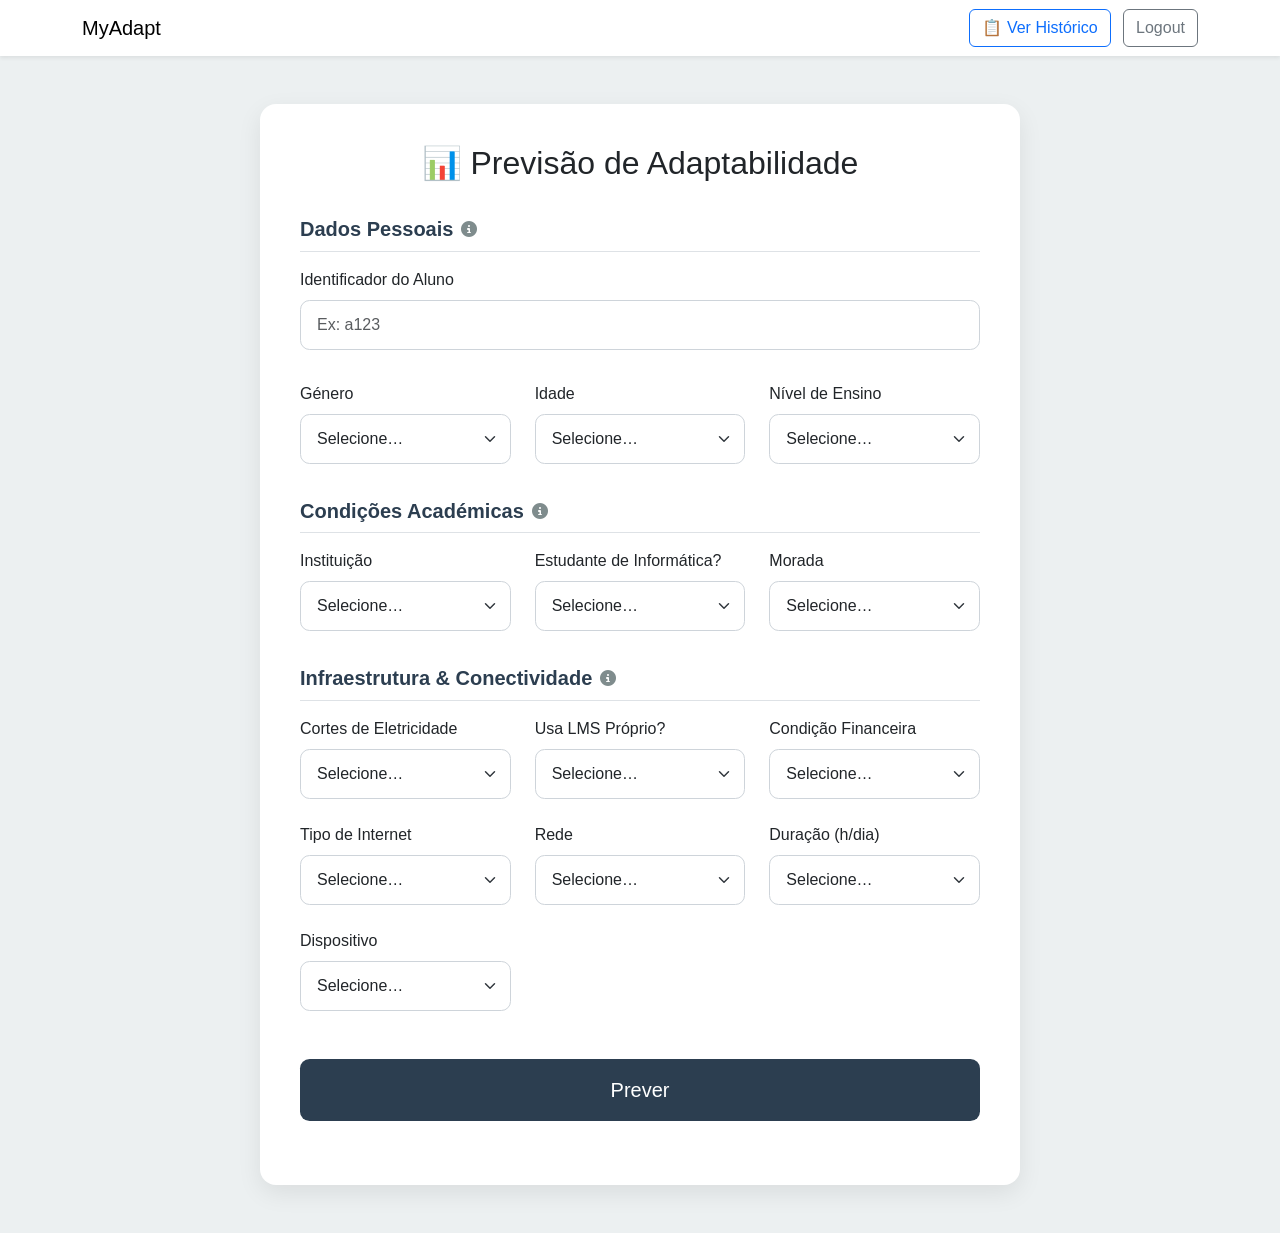
<file: PrevisãoAdaptabilidade/Front-End/index.html>
<!DOCTYPE html>
<html lang="pt">
<head>
  <meta charset="UTF-8">
  <meta name="viewport" content="width=device-width, initial-scale=1">
  <title>Previsão de Adaptabilidade</title>

  <!-- Bootstrap 5 + Font Awesome -->
  <link href="https://cdn.jsdelivr.net/npm/bootstrap@5.3.0/dist/css/bootstrap.min.css" rel="stylesheet">
  <link href="https://cdnjs.cloudflare.com/ajax/libs/font-awesome/6.4.0/css/all.min.css" rel="stylesheet">

<style>
:root {
  --bs-primary:   #2c3e50;
  --bs-secondary: #7f8c8d;
  --bs-light:     #ecf0f1;
  --bs-accent:    #3498db;
}

body {
  background: var(--bs-light);
  font-family: "Segoe UI", sans-serif;
}

.card-form {
  max-width: 760px;
  margin: 3rem auto;
  padding: 2.5rem;
  border-radius: 1rem;
  background: #fff;
  box-shadow: 0 0.5rem 1.5rem rgba(0, 0, 0, 0.08);
  animation: fadeInCard 0.4s ease-out;
}

@keyframes fadeInCard {
  from { opacity: 0; transform: scale(0.97); }
  to { opacity: 1; transform: scale(1); }
}

.section-title {
  font-size: 1.25rem;
  font-weight: 600;
  margin-top: 2rem;
  margin-bottom: 1rem;
  color: var(--bs-primary);
  display: flex;
  align-items: center;
  border-bottom: 1px solid #dee2e6;
  padding-bottom: 0.4rem;
}

.section-title i {
  margin-left: 0.5rem;
  color: var(--bs-secondary);
  cursor: help;
  font-size: 1rem;
}

label {
  font-weight: 500;
  margin-bottom: 0.5rem;
}

.form-select-lg,
.form-control-lg {
  padding: 0.75rem 1rem;
  font-size: 1rem;
  border-radius: 0.6rem;
  border: 1px solid #ced4da;
  transition: border-color 0.2s, box-shadow 0.2s;
}

.form-select-lg:focus,
.form-control-lg:focus {
  border-color: var(--bs-accent);
  box-shadow: 0 0 0 0.2rem rgba(52, 152, 219, 0.25);
}

.btn-prever {
  width: 100%;
  padding: 1rem;
  font-size: 1.25rem;
  border-radius: 0.6rem;
  background: var(--bs-primary);
  border: none;
  transition: background 0.3s ease;
}

.btn-prever:hover {
  background: #1a252f;
}

#resultado .card {
  animation: fadeIn 0.4s ease-out;
}

@keyframes fadeIn {
  from { opacity: 0; transform: translateY(1rem); }
  to   { opacity: 1; transform: translateY(0); }
}
.spaced-bottom {
  margin-bottom: 2rem;
}
</style>
</head>
<body>
  <nav class="navbar navbar-light bg-white shadow-sm">
    <div class="container d-flex justify-content-between align-items-center">
      <a class="navbar-brand" href="index.html">MyAdapt</a>
      <div>
        <a href="history.html" class="btn btn-outline-primary me-2">📋 Ver Histórico</a>
        <button id="btn-logout" class="btn btn-outline-secondary">Logout</button>
      </div>
    </div>
  </nav>
  <div class="card-form">
    <h2 class="text-center mb-4">📊 Previsão de Adaptabilidade</h2>
    <form id="predictForm">
      <!-- Dados Pessoais -->
      <div class="section-title">
        Dados Pessoais
        <i class="fa fa-info-circle" data-bs-toggle="tooltip"
           title="Dados de género e idade para perfil demográfico"></i>
      </div>
      <div class="col spaced-bottom">
        <label for="studentId" class="form-label">Identificador do Aluno</label>
        <input type="text" id="studentId" class="form-control form-control-lg" placeholder="Ex: a123" />
      </div>
      <div class="row row-cols-1 row-cols-md-2 row-cols-lg-3 g-4">
        <div class="col">
          <label for="Gender" class="form-label">Género</label>
          <select id="Gender" class="form-select form-select-lg">
            <option value="" disabled selected>Selecione…</option>
            <option value="Boy">Masculino</option>
            <option value="Girl">Feminino</option>
          </select>
        </div>
        <div class="col">
          <label for="Age" class="form-label">Idade</label>
          <select id="Age" class="form-select form-select-lg">
            <option value="" disabled selected>Selecione…</option>
            <option value="3">1–5 anos</option>
            <option value="8">6–10 anos</option>
            <option value="13">11–15 anos</option>
            <option value="18">16–20 anos</option>
            <option value="23">21–25 anos</option>
            <option value="28">≥26 anos</option>
          </select>
        </div>
        <div class="col">
          <label for="Education_Level" class="form-label">Nível de Ensino</label>
          <select id="Education_Level" class="form-select form-select-lg">
            <option value="" disabled selected>Selecione…</option>
            <option value="1">Básico</option>
            <option value="2">Secundário</option>
            <option value="3">Superior</option>
          </select>
        </div>
      </div>
      <!-- Condições Académicas -->
      <div class="section-title">
        Condições Académicas
        <i class="fa fa-info-circle" data-bs-toggle="tooltip"
           title="Tipo de instituição e formação"></i>
      </div>
      <div class="row row-cols-1 row-cols-md-2 row-cols-lg-3 g-4">
        <div class="col">
          <label for="Institution_Type" class="form-label">Instituição</label>
          <select id="Institution_Type" class="form-select form-select-lg">
            <option value="" disabled selected>Selecione…</option>
            <option value="0">Pública</option>
            <option value="1">Privada</option>
          </select>
        </div>
        <div class="col">
          <label for="IT_Student" class="form-label">Estudante de Informática?</label>
          <select id="IT_Student" class="form-select form-select-lg">
            <option value="" disabled selected>Selecione…</option>
            <option value="0">Não</option>
            <option value="1">Sim</option>
          </select>
        </div>
        <div class="col">
          <label for="Location" class="form-label">Morada</label>
          <select id="Location" class="form-select form-select-lg">
            <option value="" disabled selected>Selecione…</option>
            <option value="0">Rural</option>
            <option value="1">Urbana</option>
          </select>
        </div>
      </div>
      <!-- Infraestrutura & Conectividade -->
      <div class="section-title">
        Infraestrutura & Conectividade
        <i class="fa fa-info-circle" data-bs-toggle="tooltip"
           title="Energia, internet e dispositivos"></i>
      </div>
      <div class="row row-cols-1 row-cols-md-2 row-cols-lg-3 g-4">
        <div class="col">
          <label for="Load_shedding" class="form-label">Cortes de Eletricidade</label>
          <select id="Load_shedding" class="form-select form-select-lg">
            <option value="" disabled selected>Selecione…</option>
            <option value="0">Baixa tendência</option>
            <option value="1">Alta tendência</option>
          </select>
        </div>
        <div class="col">
          <label for="Self_Lms" class="form-label">Usa LMS Próprio?</label>
          <select id="Self_Lms" class="form-select form-select-lg">
            <option value="" disabled selected>Selecione…</option>
            <option value="0">Não</option>
            <option value="1">Sim</option>
          </select>
        </div>
        <div class="col">
          <label for="Financial_Condition" class="form-label">Condição Financeira</label>
          <select id="Financial_Condition" class="form-select form-select-lg">
            <option value="" disabled selected>Selecione…</option>
            <option value="1">Baixa</option>
            <option value="2">Média</option>
            <option value="3">Alta</option>
          </select>
        </div>
        <div class="col">
          <label for="Internet_Type" class="form-label">Tipo de Internet</label>
          <select id="Internet_Type" class="form-select form-select-lg">
            <option value="" disabled selected>Selecione…</option>
            <option value="0">Wi-Fi</option>
            <option value="1">Dados móveis</option>
          </select>
        </div>
        <div class="col">
          <label for="Network_Type" class="form-label">Rede</label>
          <select id="Network_Type" class="form-select form-select-lg">
            <option value="" disabled selected>Selecione…</option>
            <option value="0">2G</option>
            <option value="1">3G</option>
            <option value="2">4G</option>
          </select>
        </div>
        <div class="col">
          <label for="Class_Duration" class="form-label">Duração (h/dia)</label>
          <select id="Class_Duration" class="form-select form-select-lg">
            <option value="" disabled selected>Selecione…</option>
            <option value="0">0h</option>
            <option value="1">1h</option>
            <option value="2">2-3h</option>
            <option value="4">≥4h</option>
          </select>
        </div>
        <div class="col">
          <label for="Device" class="form-label">Dispositivo</label>
          <select id="Device" class="form-select form-select-lg">
            <option value="" disabled selected>Selecione…</option>
            <option value="1">Telemóvel</option>
            <option value="2">Tablet</option>
            <option value="3">Computador</option>
          </select>
        </div>
      </div>

      <!-- Botão Prever -->
      <div class="d-grid mt-5">
        <button type="button" id="btn" class="btn btn-primary btn-lg btn-prever">
          <span id="btn-text">Prever</span>
          <span id="btn-spinner" class="spinner-border spinner-border-sm ms-2 d-none"></span>
        </button>
      </div>
    </form>

    <!-- Resultado -->
    <div id="resultado" class="mt-4"></div>
  </div>

  <!-- Bootstrap JS -->
  <script src="https://cdn.jsdelivr.net/npm/@popperjs/core@2.11.8/dist/umd/popper.min.js"></script>
  <script src="https://cdn.jsdelivr.net/npm/bootstrap@5.3.0/dist/js/bootstrap.min.js"></script>

  <script>
    // Tooltips
    var tooltipTriggerList = [].slice.call(
      document.querySelectorAll('[data-bs-toggle="tooltip"]')
    );
    tooltipTriggerList.map(el => new bootstrap.Tooltip(el));

    // Função de predição via fetch
    async function onPreverClick() {
      const btn        = document.getElementById("btn");
      const btnText    = document.getElementById("btn-text");
      const btnSpinner = document.getElementById("btn-spinner");
      const resultado  = document.getElementById("resultado");

      const identificador = document.getElementById("studentId").value.trim();
        if (!identificador) {
          alert("Por favor, insira o identificador do aluno.");
          return;
        }
        
      const vals = {
        ID: identificador,
        Gender:              document.getElementById("Gender").value,
        Age:                 +document.getElementById("Age").value,
        "Education.Level":     document.getElementById("Education_Level").value,
        "Institution.Type":    document.getElementById("Institution_Type").value,
        "IT.Student":          document.getElementById("IT_Student").value,
        Location:            document.getElementById("Location").value,
        Load_shedding:       document.getElementById("Load_shedding").value,
        "Self.Lms":            document.getElementById("Self_Lms").value,
        "Financial.Condition": document.getElementById("Financial_Condition").value,
        "Internet.Type":       document.getElementById("Internet_Type").value,
        "Network.Type":        document.getElementById("Network_Type").value,
        "Class.Duration":      document.getElementById("Class_Duration").value,
        Device:              document.getElementById("Device").value
      };

      // Verificar se todos os campos estão preenchidos
      for (const [key, value] of Object.entries(vals)) {
        if (value === "" || value === undefined || value === null || Number.isNaN(value)) {
          alert("Por favor preencha todos os campos antes de submeter.");
          btn.disabled = false;
          btnText.textContent = "Prever";
          btnSpinner.classList.add("d-none");
          return;
        }
      }

      // Feedback visual
      btn.disabled = true;
      btnText.textContent = "A processar…";
      btnSpinner.classList.remove("d-none");
      resultado.innerHTML = "";

      try {
        const response = await fetch("http://localhost:8000/predict", {
          method: "POST",
          headers: { "Content-Type": "application/json" },
          body: JSON.stringify(vals)
        });

        if (!response.ok) throw new Error("Falha na resposta do servidor");

        const data = await response.json();
        console.log("Resposta do backend:", data);  // <- AQUI! Para veres o JSON completo recebido
        const pred = data.predito;
        console.log("Valor predito:", pred);       // <- Para veres o valor exato de predito

        const nivel = pred.toString().trim() === "1" ? "Baixo" : "Moderado-Alto";

        const explicacao = nivel === "Baixo"
          ? "O modelo prevê um baixo nível de adaptabilidade ao ensino remoto."
          : "O modelo prevê um nível de adaptabilidade moderado a alto ao ensino remoto.";

        resultado.innerHTML = `
        <div class="card border-${nivel === "Baixo" ? "danger" : "success"}">
          <div class="card-header bg-${nivel === "Baixo" ? "danger" : "success"} text-white">Resultado da Previsão</div>
          <div class="card-body">
            <p class="card-text"><strong>Nível de adaptabilidade previsto:</strong></p>
            <h3 class="card-title">${nivel}</h3>
            <p class="mt-3">${explicacao}</p>
          </div>
        </div>`;

        // Guardar no histórico local
        const historico = JSON.parse(localStorage.getItem("historicoPrevisoes") || "[]");
        historico.push({
          ID: vals.ID,
          Gender: vals.Gender,
          Age: vals.Age,
          "Education.Level": vals["Education.Level"],
          "Institution.Type": vals["Institution.Type"],
          "IT.Student": vals["IT.Student"],
          Location: vals.Location,
          Load_shedding: vals.Load_shedding,
          "Financial.Condition": vals["Financial.Condition"],
          "Internet.Type": vals["Internet.Type"],
          "Network.Type": vals["Network.Type"],
          "Class.Duration": vals["Class.Duration"],
          "Self.Lms": vals["Self.Lms"],
          Device: vals.Device,
          Prediction: pred,
          Time: new Date().toLocaleString()
        });
        localStorage.setItem("historicoPrevisoes", JSON.stringify(historico));

    } catch (e) {
      resultado.innerHTML = `<div class="alert alert-danger">Erro: ${e.message}</div>`;
    } finally {
      btn.disabled = false;
      btnText.textContent = "Prever";
      btnSpinner.classList.add("d-none");
    }
  }
    document.getElementById("btn").addEventListener("click", onPreverClick);
    document.getElementById("btn-logout").addEventListener("click", function () {
      if (confirm("Tens a certeza que desejas terminar a sessão?")) {
        localStorage.clear(); // ou remove apenas o necessário
        window.location.href = "login.html";
      }
    });
  </script>
</body>
</html>
</file>
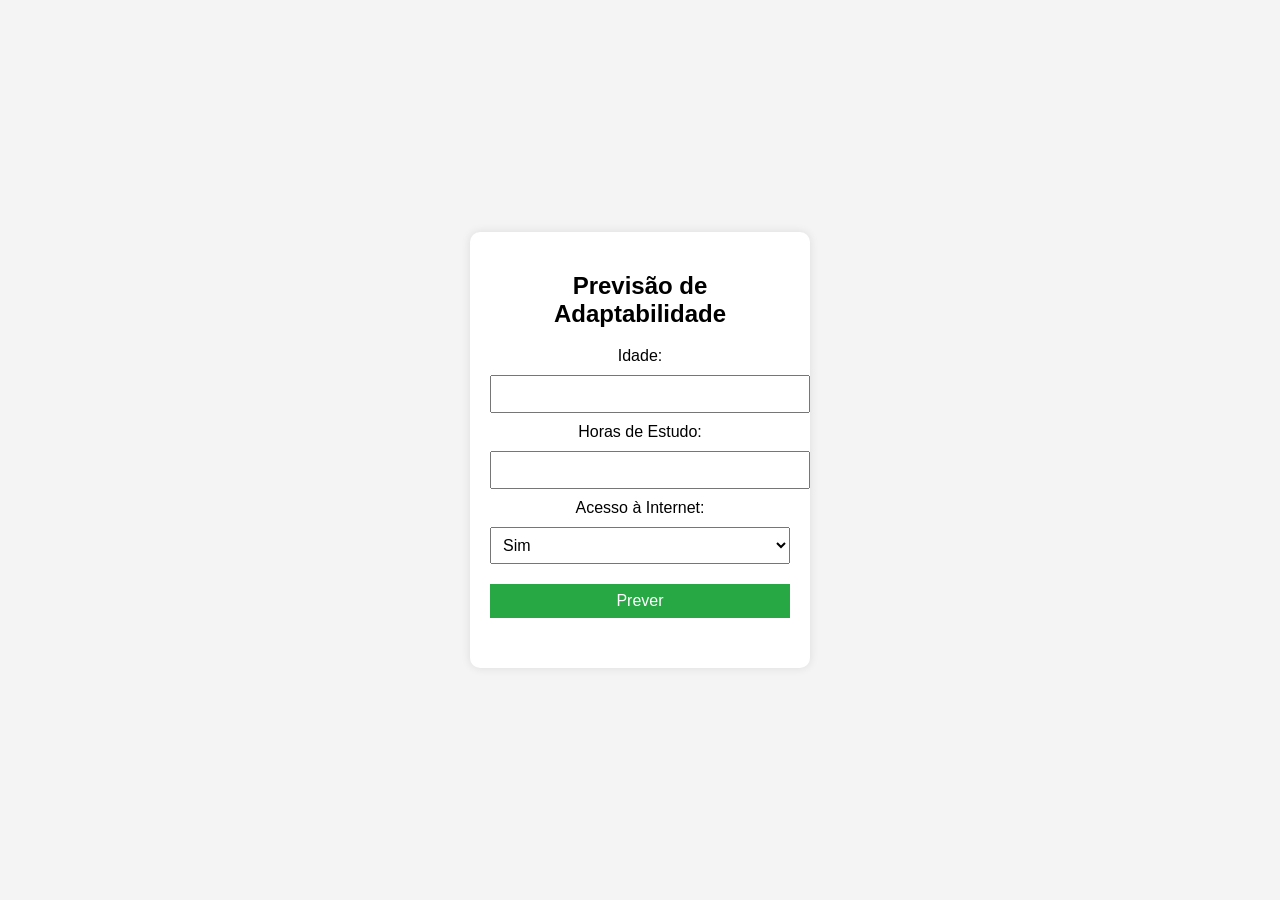
<file: interface projetoo/indexProjeto.html>
<!DOCTYPE html>
<html lang="pt">
<head>
    <meta charset="UTF-8">
    <meta name="viewport" content="width=device-width, initial-scale=1.0">
    <title>Previsão de Adaptabilidade</title>
    <link rel="stylesheet" href="stylesProjeto.css">
</head>
<body>
    <div class="container">
        <h2>Previsão de Adaptabilidade</h2>
        <form id="prediction-form">
            <label for="age">Idade:</label>
            <input type="number" id="age" required>

            <label for="study-time">Horas de Estudo:</label>
            <input type="number" id="study-time" required>

            <label for="internet">Acesso à Internet:</label>
            <select id="internet">
                <option value="1">Sim</option>
                <option value="0">Não</option>
            </select>

            <button type="submit">Prever</button>
        </form>

        <div id="result"></div>
    </div>

    <script src="scriptProjeto.js"></script>
</body>
</html>
</file>
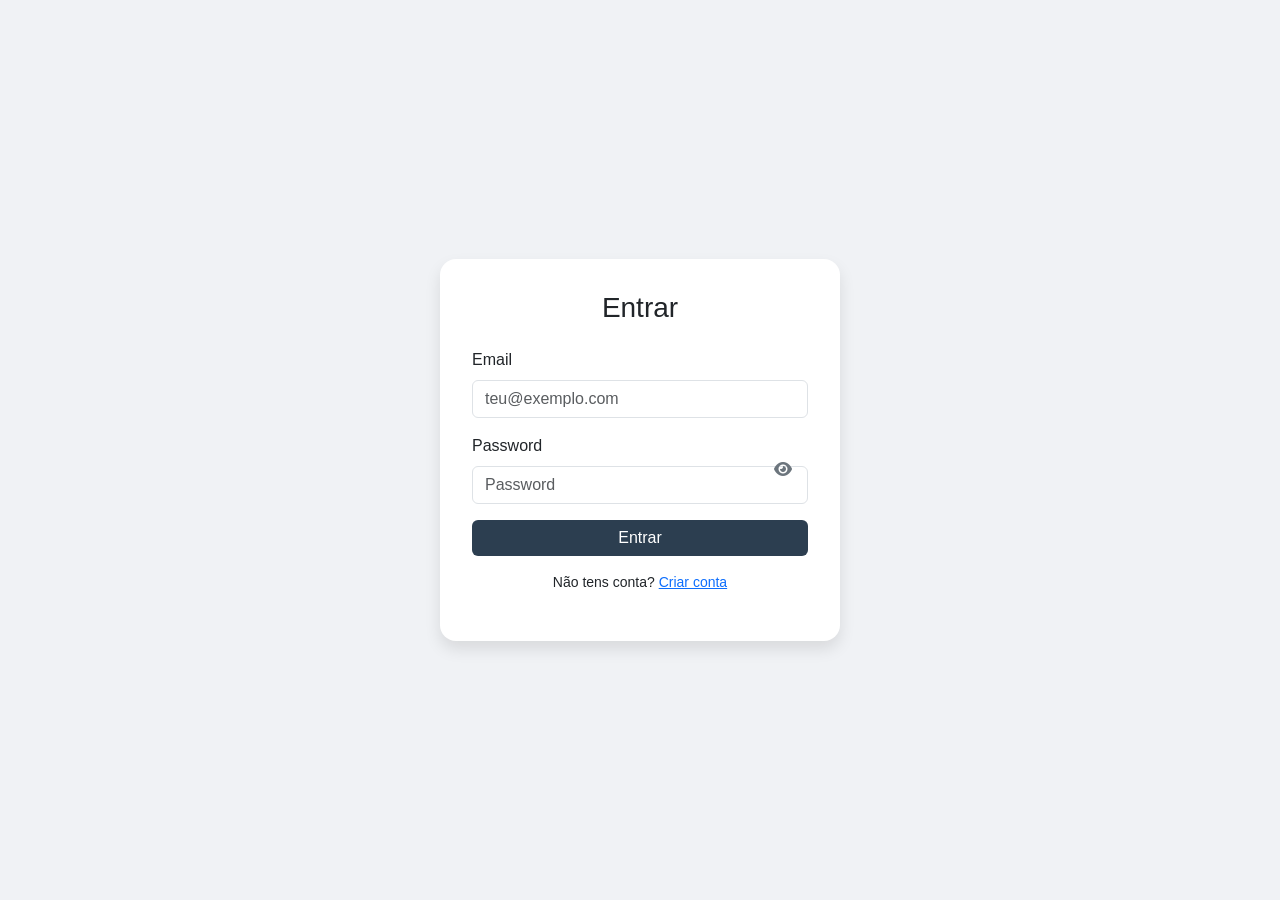
<file: PrevisãoAdaptabilidade/Front-End/login.html>
<!DOCTYPE html>
<html lang="pt">
<head>
  <meta charset="UTF-8">
  <meta name="viewport" content="width=device-width, initial-scale=1">
  <title>Entrar — Previsão Adaptabilidade</title>
  <!-- Bootstrap 5 + Font Awesome -->
  <link href="https://cdn.jsdelivr.net/npm/bootstrap@5.3.0/dist/css/bootstrap.min.css" rel="stylesheet">
  <link href="https://cdnjs.cloudflare.com/ajax/libs/font-awesome/6.4.0/css/all.min.css" rel="stylesheet">
  <style>
    body {
      background: #f0f2f5;
      display: flex;
      align-items: center;
      justify-content: center;
      min-height: 100vh;
      font-family: "Segoe UI", sans-serif;
    }
    .card-auth {
      width: 100%;
      max-width: 400px;
      padding: 2rem;
      border: none;
      border-radius: 1rem;
      box-shadow: 0 0.5rem 1rem rgba(0,0,0,0.1);
      background: #fff;
    }
    .form-control:focus {
      box-shadow: none;
      border-color: #2c3e50;
    }
    .btn-primary {
      background: #2c3e50;
      border: none;
    }
    .btn-primary:hover {
      background: #1f2a38;
    }
    .password-toggle {
      position: absolute;
      right: 1rem;
      top: 50%;
      transform: translateY(-50%);
      color: #6c757d;
      cursor: pointer;
    }
  </style>
</head>
<body>

  <div class="card-auth">
    <h3 class="text-center mb-4">Entrar</h3>
    <div id="msgLogin"></div>
    <div class="mb-3 position-relative">
      <label for="liEmail" class="form-label">Email</label>
      <input type="email" id="liEmail" class="form-control" placeholder="teu@exemplo.com">
    </div>
    <div class="mb-3 position-relative">
      <label for="liPassword" class="form-label">Password</label>
      <input type="password" id="liPassword" class="form-control" placeholder="Password">
      <i class="fa fa-eye password-toggle" id="toggleLiPwd"></i>
    </div>
    <div class="d-grid mb-3">
      <button id="btnLogin" class="btn btn-primary">
        <span id="txtLogin">Entrar</span>
        <span id="spinLogin" class="spinner-border spinner-border-sm ms-2 d-none"></span>
      </button>
    </div>
    <p class="text-center small">
      Não tens conta? <a href="signup.html">Criar conta</a>
    </p>
  </div>

  <!-- Bootstrap + Popper -->
  <script src="https://cdn.jsdelivr.net/npm/@popperjs/core@2.11.8/dist/umd/popper.min.js"></script>
  <script src="https://cdn.jsdelivr.net/npm/bootstrap@5.3.0/dist/js/bootstrap.min.js"></script>
  <script>
    // Toggle password visibility
    document.getElementById('toggleLiPwd').onclick = () => {
      const pwd  = document.getElementById('liPassword');
      const icon = document.getElementById('toggleLiPwd');
      if (pwd.type === 'password') {
        pwd.type = 'text'; icon.classList.replace('fa-eye','fa-eye-slash');
      } else {
        pwd.type = 'password'; icon.classList.replace('fa-eye-slash','fa-eye');
      }
    };

    // Login handler
    document.getElementById('btnLogin').onclick = async () => {
      const email = document.getElementById('liEmail').value.trim();
      const pw    = document.getElementById('liPassword').value;
      const msg   = document.getElementById('msgLogin');
      msg.innerHTML = '';

      if (!email || !pw) {
        msg.innerHTML = `<div class="alert alert-warning">Preencha ambos os campos.</div>`;
        return;
      }

      // feedback visual
      document.getElementById('btnLogin').disabled = true;
      document.getElementById('txtLogin').textContent = 'A processar…';
      document.getElementById('spinLogin').classList.remove('d-none');

      try {
        const resp = await fetch('http://127.0.0.1:8000/login', {
          method: 'POST',
          headers: {'Content-Type':'application/json'},
          body: JSON.stringify({ email, password: pw })
        });
        const data = await resp.json();
        if (!resp.ok) throw new Error(data.error||resp.statusText);

        // guarda token e avança
        localStorage.setItem('access_token', data.token);
        location = 'index.html';
      } catch (err) {
        msg.innerHTML = `<div class="alert alert-danger">${err.message}</div>`;
      } finally {
        document.getElementById('btnLogin').disabled = false;
        document.getElementById('txtLogin').textContent = 'Entrar';
        document.getElementById('spinLogin').classList.add('d-none');
      }
    };
  </script>
</body>
</html>
</file>
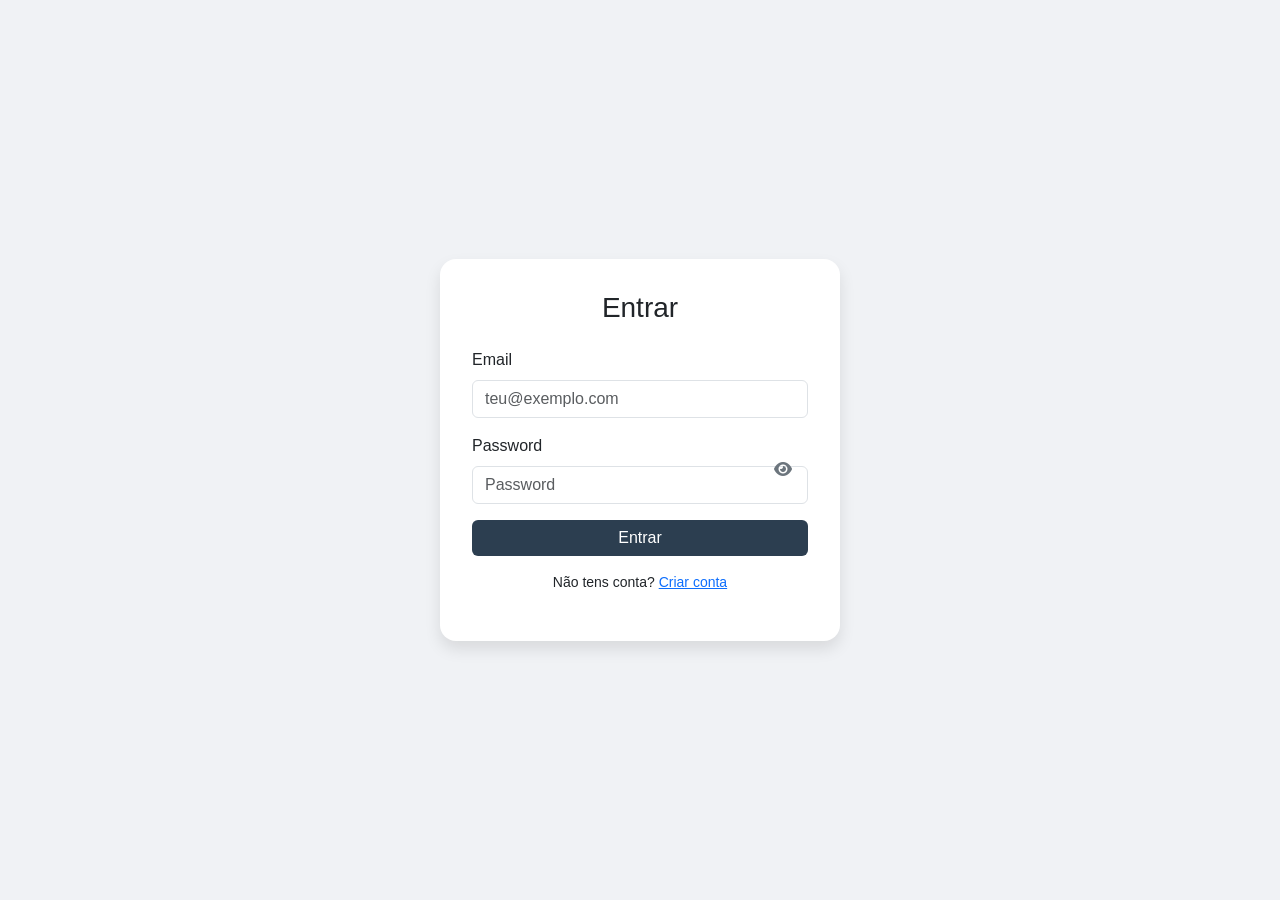
<file: PrevisãoAdaptabilidade/Front-End/profile.html>
<!DOCTYPE html>
<html lang="pt">
<head>
  <meta charset="UTF-8"><meta name="viewport" content="width=device-width, initial-scale=1">
  <title>Perfil</title>
  <link href="https://cdn.jsdelivr.net/npm/bootstrap@5.3.0/dist/css/bootstrap.min.css" rel="stylesheet">
</head>
<body>
  <nav class="navbar navbar-light bg-white shadow-sm">
    <div class="container">
      <a class="navbar-brand" href="index.html">MyAdapt</a>
      <button id="btn-logout" class="btn btn-outline-secondary">Logout</button>
    </div>
  </nav>

  <div class="container py-5">
    <h2>Perfil</h2>
    <div id="perfil" class="mt-4"></div>
    <hr>
    <h4>Alterar Password</h4>
    <form id="pwForm" class="row g-3 mt-2">
      <div class="col-md-6">
        <input type="password" id="oldPw" class="form-control" placeholder="Password atual" required>
      </div>
      <div class="col-md-6">
        <input type="password" id="newPw" class="form-control" placeholder="Nova password" required minlength="6">
      </div>
      <div class="col-12">
        <button class="btn btn-primary">Atualizar</button>
      </div>
    </form>
    <div id="pwMsg" class="mt-3"></div>
  </div>

  <script src="https://cdn.jsdelivr.net/npm/bootstrap@5.3.0/dist/js/bootstrap.bundle.min.js"></script>
  <script>
    if (!localStorage.getItem('access_token')) location='login.html';
    document.getElementById('btn-logout').onclick = ()=> {
      localStorage.removeItem('access_token'); location='login.html';
    };
    // Preenche email
    document.getElementById('perfil').innerHTML =
      `<p><strong>Email:</strong> ${jwt = JSON.parse(atob(localStorage.getItem('access_token').split('.')[1])).email}</p>`;

    // Atualizar password (podes apontar a um endpoint /change-password se criares)
    document.getElementById('pwForm').onsubmit = async e=>{
      e.preventDefault();
      document.getElementById('pwMsg').innerHTML = '';
      // ... chamada ao teu endpoint de troca de password ...
      document.getElementById('pwMsg').innerHTML =
        `<div class="alert alert-info">Funcionalidade ainda não implementada.</div>`;
    }
  </script>
</body>
</html>
</file>
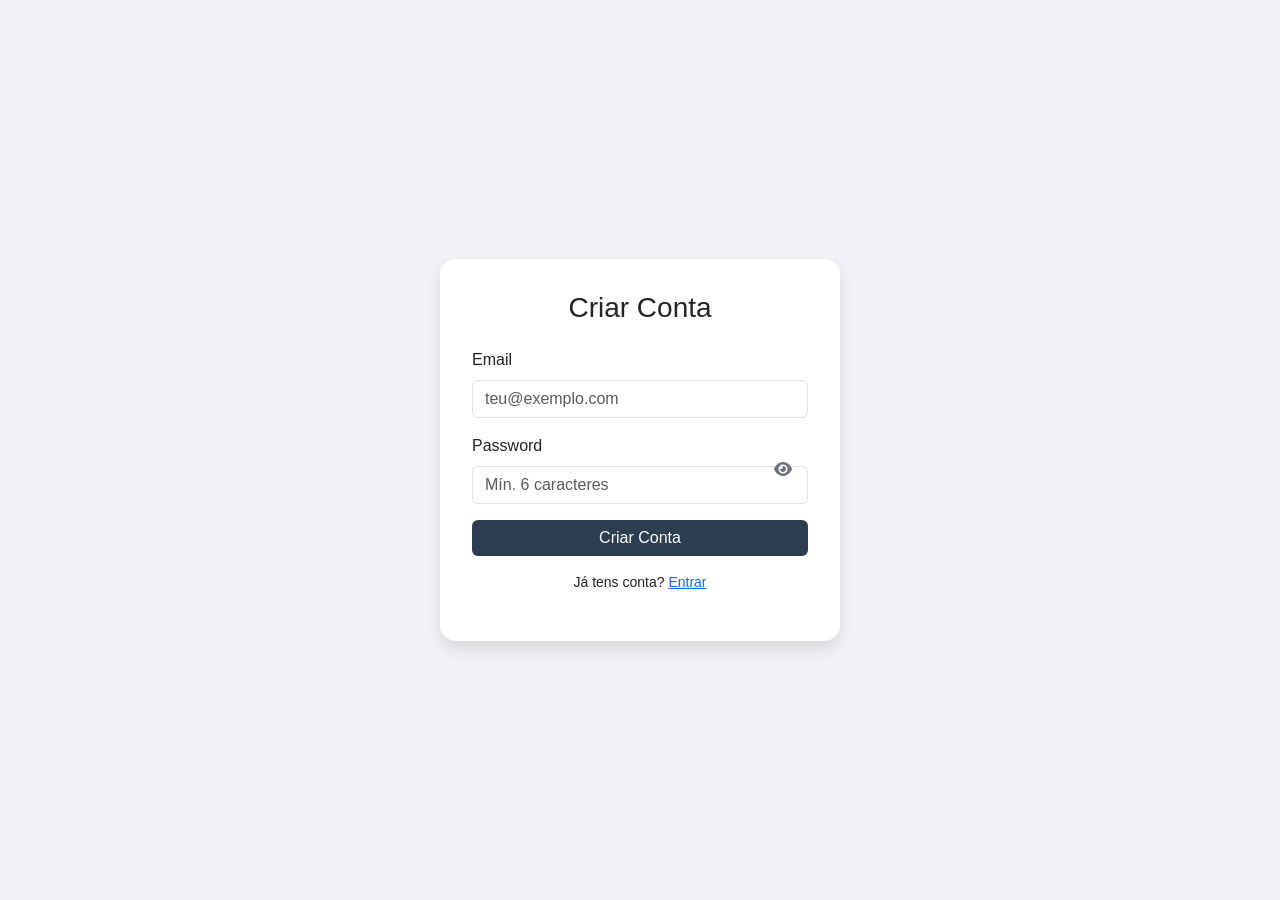
<file: PrevisãoAdaptabilidade/Front-End/signup.html>
<!DOCTYPE html>
<html lang="pt">
<head>
  <meta charset="UTF-8">
  <meta name="viewport" content="width=device-width, initial-scale=1">
  <title>Criar Conta — Previsão Adaptabilidade</title>
  <!-- Bootstrap 5 + Font Awesome -->
  <link href="https://cdn.jsdelivr.net/npm/bootstrap@5.3.0/dist/css/bootstrap.min.css" rel="stylesheet">
  <link href="https://cdnjs.cloudflare.com/ajax/libs/font-awesome/6.4.0/css/all.min.css" rel="stylesheet">
  <style>
    body {
      background: #f0f2f5;
      display: flex;
      align-items: center;
      justify-content: center;
      min-height: 100vh;
      font-family: "Segoe UI", sans-serif;
    }
    .card-auth {
      width: 100%;
      max-width: 400px;
      padding: 2rem;
      border: none;
      border-radius: 1rem;
      box-shadow: 0 0.5rem 1rem rgba(0,0,0,0.1);
      background: #fff;
    }
    .form-control:focus {
      box-shadow: none;
      border-color: #2c3e50;
    }
    .btn-primary {
      background: #2c3e50;
      border: none;
    }
    .btn-primary:hover {
      background: #1f2a38;
    }
    .password-toggle {
      position: absolute;
      right: 1rem;
      top: 50%;
      transform: translateY(-50%);
      color: #6c757d;
      cursor: pointer;
    }
  </style>
</head>
<body>

  <div class="card-auth">
    <h3 class="text-center mb-4">Criar Conta</h3>
    <div id="msgSignup"></div>
    <div class="mb-3 position-relative">
      <label for="suEmail" class="form-label">Email</label>
      <input type="email" id="suEmail" class="form-control" placeholder="teu@exemplo.com">
    </div>
    <div class="mb-3 position-relative">
      <label for="suPassword" class="form-label">Password</label>
      <input type="password" id="suPassword" class="form-control" placeholder="Mín. 6 caracteres">
      <i class="fa fa-eye password-toggle" id="toggleSuPwd"></i>
    </div>
    <div class="d-grid mb-3">
      <button id="btnSignup" class="btn btn-primary">
        <span id="txtSignup">Criar Conta</span>
        <span id="spinSignup" class="spinner-border spinner-border-sm ms-2 d-none"></span>
      </button>
    </div>
    <p class="text-center small">
      Já tens conta? <a href="login.html">Entrar</a>
    </p>
  </div>

  <!-- Bootstrap + Popper -->
  <script src="https://cdn.jsdelivr.net/npm/@popperjs/core@2.11.8/dist/umd/popper.min.js"></script>
  <script src="https://cdn.jsdelivr.net/npm/bootstrap@5.3.0/dist/js/bootstrap.min.js"></script>
  <script>
    // Toggle password visibility
    document.getElementById('toggleSuPwd').onclick = () => {
      const pwd = document.getElementById('suPassword');
      const icon = document.getElementById('toggleSuPwd');
      if (pwd.type === 'password') {
        pwd.type = 'text'; icon.classList.replace('fa-eye','fa-eye-slash');
      } else {
        pwd.type = 'password'; icon.classList.replace('fa-eye-slash','fa-eye');
      }
    };

    // Signup handler
    document.getElementById('btnSignup').onclick = async () => {
      const email = document.getElementById('suEmail').value.trim();
      const pw    = document.getElementById('suPassword').value;
      const msg   = document.getElementById('msgSignup');
      msg.innerHTML = '';

      if (!email || pw.length < 6) {
        msg.innerHTML = `<div class="alert alert-warning">Preencha um email válido e password ≥6 caracteres.</div>`;
        return;
      }

      // feedback visual
      document.getElementById('btnSignup').disabled = true;
      document.getElementById('txtSignup').textContent = 'A processar…';
      document.getElementById('spinSignup').classList.remove('d-none');

      try {
        const resp = await fetch('http://127.0.0.1:8000/signup', {
          method: 'POST',
          headers: {'Content-Type':'application/json'},
          body: JSON.stringify({ email, password: pw })
        });
        const data = await resp.json();
        if (!resp.ok) throw new Error(data.error||resp.statusText);

        msg.innerHTML = `<div class="alert alert-success">${data.message}</div>`;
        setTimeout(() => location = 'login.html', 1000);
      } catch (err) {
        msg.innerHTML = `<div class="alert alert-danger">${err.message}</div>`;
      } finally {
        document.getElementById('btnSignup').disabled = false;
        document.getElementById('txtSignup').textContent = 'Criar Conta';
        document.getElementById('spinSignup').classList.add('d-none');
      }
    };
  </script>
</body>
</html>
</file>
<file: interface projetoo/stylesProjeto.css>
body {
    font-family: Arial, sans-serif;
    background-color: #f4f4f4;
    display: flex;
    justify-content: center;
    align-items: center;
    height: 100vh;
    margin: 0;
}

.container {
    background: white;
    padding: 20px;
    box-shadow: 0 0 10px rgba(0, 0, 0, 0.1);
    border-radius: 10px;
    width: 300px;
    text-align: center;
}

input, select, button {
    width: 100%;
    margin: 10px 0;
    padding: 8px;
    font-size: 16px;
}

button {
    background-color: #28a745;
    color: white;
    border: none;
    cursor: pointer;
}

button:hover {
    background-color: #218838;
}

#result {
    margin-top: 20px;
    font-weight: bold;
}
</file>
